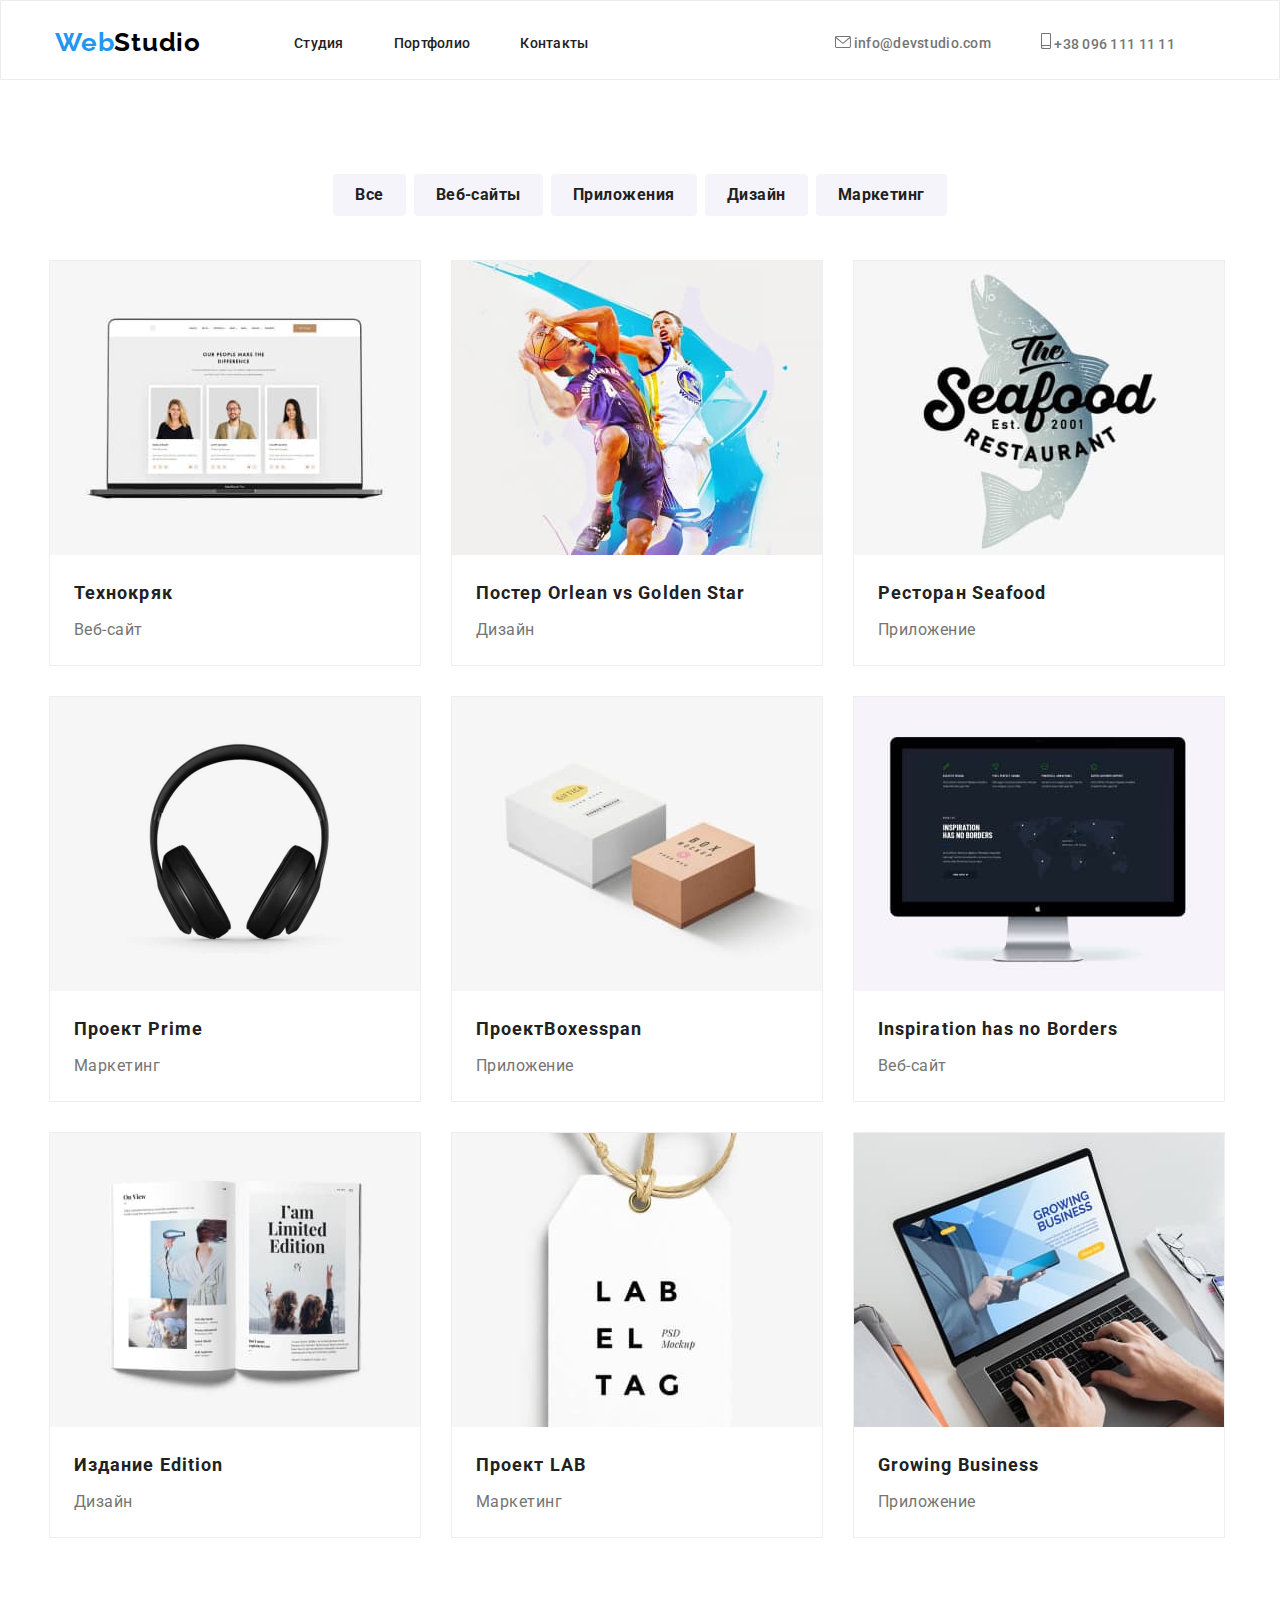
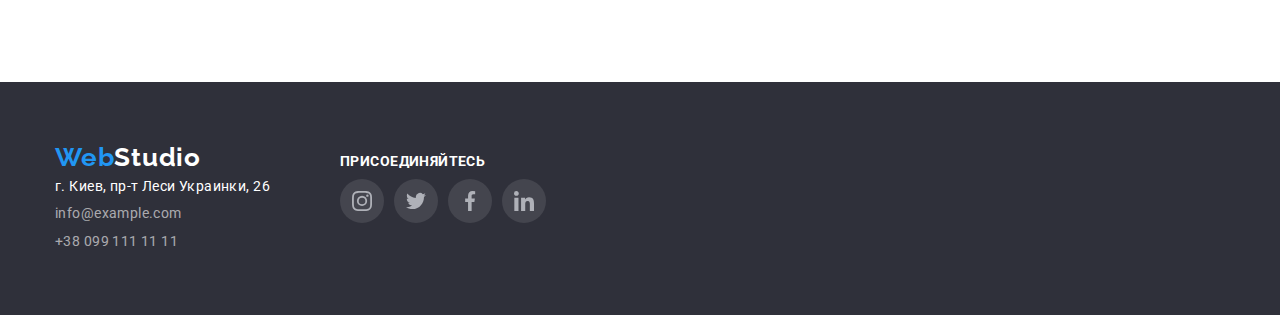
<file: portfolio.html>
<!DOCTYPE html>
<html lang="ru">

<head>
    <meta charset="UTF-8">
    <meta http-equiv="X-UA-Compatible" content="IE=edge">
    <meta name="viewport" content="width=device-width, initial-scale=1.0">
    <title>Document</title>
    <link rel="preconnect" href="https://fonts.googleapis.com">
    <link rel="preconnect" href="https://fonts.gstatic.com" crossorigin>
    <link href="https://fonts.googleapis.com/css2?family=Roboto:wght@400;500;700;900&display=swap" rel="stylesheet">
    <link rel="preconnect" href="https://fonts.googleapis.com">
    <link rel="preconnect" href="https://fonts.gstatic.com" crossorigin>
    <link
        href="https://fonts.googleapis.com/css2?family=Raleway:wght@700&family=Roboto:wght@400;500;700;900&display=swap"
        rel="stylesheet">
    <link rel="stylesheet"
        href="https://cdnjs.cloudflare.com/ajax/libs/modern-normalize/0.6.0/modern-normalize.min.css" />
    <link rel="stylesheet" href="./css/main.css" />
</head>

<body><!-- Шапка сайта -->
<header class="page-header">
    <div class="container main-nav">
        <a lang="en" class="site-nav-logo" href="WebStudio">Web<span>Studio</span></a>
        <nav>
            <ul class="site-nav list">
                <!--<li lang="en" class="nav-item site-nav-logo"><a href="WebStudio">Web<span>Studio</span></a></li>-->
                <li class="nav-item"><a href="./index.html" class="link">Студия</a></li>
                <li class="nav-item"><a href="./portfolio.html" class="link">Портфолио</a></li>
                <li class="nav-item"><a href="Контакты" class="link">Контакты</a></li>
            </ul>
        </nav>
        <ul class="link-items list">
            <li class="nav-link-item" lang="en">
                <a href="mailto:info@devstudio.com" class="current">
                    <svg class="icon-envelope" width="16" height="12">
                        <use href="./images/icons.svg#icon-envelope"></use>
                    </svg>
                    info@devstudio.com
                    <!--./images/icons.svgs#icon-smartphone-->
                </a>

            </li>
            <li class="nav-link-item">
                <a href="tel:+380961111111" class="current"><svg class="icon-smartphone" width="10" height="16">
                        <use href="./images/icons.svg#icon-smartphone"></use>
                    </svg>
                    +38 096 111 11 11

                </a>

            </li>
        </ul>
    </div>
</header>
   
    <main>

        <!--Наше портфолио  -->
        <section class="section portfolio">
            <div class="container ">
                <h2 class="visually-hidden">Наше портфолио</h2>
                <ul class="portfolio-list list">
                    <li class="portfolio-list-item"><button class="portfolio-button" type="button">Все</button></li>
                    <li class="portfolio-list-item"><button class="portfolio-button" type="button">Веб-сайты</button>
                    </li>
                    <li class="portfolio-list-item"><button class="portfolio-button" type="button">Приложения</button>
                    </li>
                    <li class="portfolio-list-item"><button class="portfolio-button" type="button">Дизайн</button></li>
                    <li class="portfolio-list-item"><button class="portfolio-button" type="button">Маркетинг</button>
                    </li>
                </ul>
                <ul class="portfolio-img list">
                    <li class="portfolio-img-item">
                        <a>
                            <img src="./images/portfolio/img-portfolio1.jpg" alt="Технокряк" width="370" height="294" />
                            <div class="portfolio-text">
                                <h3>Технокряк </h3>
                                <p>Веб-сайт</p>
                               <!-- <p>Lorem ipsum dolor sit amet consectetur adipisicing elit.</p>-->
                            </div>
                        </a>
                    </li>

                    <li class="portfolio-img-item">
                        <img src="./images/portfolio/img-portfolio2.jpg" alt="Постер New Orlean vs Golden Star"
                            width="370" height="294" />
                        <div class="portfolio-text">
                            <h3>Постер <span lang="en">Orlean vs Golden Star</span></h3>
                            <p>Дизайн</p>
                        </div>
                    </li>
                    <li class="portfolio-img-item">
                        <img src="./images/portfolio/img-portfolio3.jpg" alt="Ресторан Seafood" width="370"
                            height="294" />
                        <div class="portfolio-text">
                            <h3>Ресторан <span lang="en">Seafood</span></h3>
                            <p>Приложение</p>
                        </div>
                    </li>
                    <li class="portfolio-img-item">
                        <img src="./images/portfolio/img-portfolio4.jpg" alt="Проект Prime" width="370" height="294" />
                        <div class="portfolio-text">
                            <h3>Проект <span lang="en">Prime</span></h3>
                            <p>Маркетинг</p>
                        </div>
                    </li>
                    <li class="portfolio-img-item">
                        <img src="./images/portfolio/img-portfolio5.jpg" alt="Проект Boxes" width="370" height="294" />
                        <div class="portfolio-text">
                            <h3>Проект<span lang="en">Boxes</span>span</h3>
                            <p>Приложение</p>
                        </div>
                    </li>
                    <li class="portfolio-img-item">
                        <img src="./images/portfolio/img-portfolio6.jpg" alt="Inspiration has no Borders" width="370"
                            height="294" />
                        <div class="portfolio-text">
                            <h3 lang="en">Inspiration has no Borders</h3>
                            <p>Веб-сайт</p>
                        </div>
                    </li>
                    <li class="portfolio-img-item">
                        <img src="./images/portfolio/img-portfolio7.jpg" alt="Издание Limited Edition" width="370"
                            height="294" />
                        <div class="portfolio-text">
                            <h3>Издание <span lang="en">Edition</span> </h3>
                            <p>Дизайн</p>
                        </div>
                    </li>
                    <li class="portfolio-img-item">
                        <img src="./images/portfolio/img-portfolio8.jpg" alt="Проект LAB" width="370" height="294" />
                        <div class="portfolio-text">
                            <h3>Проект <span lang="en">LAB</span></h3>
                            <p>Маркетинг</p>
                        </div>
                    </li>
                    <li class="portfolio-img-item">
                        <img src="./images/portfolio/img-portfolio9.jpg" alt="Growing Business" width="370"
                            height="294" />
                        <div class="portfolio-text">
                            <h3 lang="en">Growing Business</h3>
                            <p>Приложение</p>
                        </div>
                    </li>

                </ul>
            </div>
        </section>
    </main>
    <!-- Футер -->
    <footer class="bottom">
        <div class="container container-futer">
            <div class="bottom-futer">
                <a lang="en" class="bottom-logo" href="WebStudio" class="link">Web<span>Studio</span></a>
                <ul class="bottom-list link list">
                    <!--<li lang="en" class="bottom-logo"><a href="WebStudio" class="link">Web<span>Studio</span></a></li>-->
                    <li>
                        <address>
                            г. Киев, пр-т Леси Украинки, 26
                        </address>
                    </li>
                    <li lang="en"><a href="mailto:info@example.com" class="link-bottom link">info@example.com</a></li>
                    <li><a href="tel:+380991111111" class="link-bottom link">+38 099 111 11 11</a></li>
                </ul>
            </div>
            <div class="icons-futer">
                <h2>ПРИСОЕДИНЯЙТЕСЬ</h2>
    
                <ul class="masters-socials masters-socials-futer list socials-list">
                    <li class="socials-item socials-item-futer">
                        <a href="" class="socials-link socials-link-futer link">
                            <svg class="socials-icon" width="20" height="20">
                                <use href="./images/icons.svg#icon-instagram"></use>
                            </svg>
                        </a>
                    </li>
                    <li class="socials-item socials-item-futer">
                        <a href="" class="socials-link socials-link-futer link">
                            <svg class="socials-icon" width="20" height="20">
                                <use href="./images/icons.svg#icon-twitter"></use>
                            </svg>
                        </a>
                    </li>
                    <li class="socials-item socials-item-futer">
                        <a href="" class="socials-link socials-link-futer link">
                            <svg class="socials-icon" width="20" height="20">
                                <use href="./images/icons.svg#icon-facebook"></use>
                            </svg>
                        </a>
                    </li>
                    <li class="socials-item socials-item-futer">
                        <a href="" class="socials-link socials-link-futer link">
                            <svg class="socials-icon" width="20" height="20">
                                <use href="./images/icons.svg#icon-linkedin"></use>
                            </svg>
                        </a>
                    </li>
                </ul>
            </div>
        </div>
    </footer>


</body>

</html>
</file>
<file: css/main.css>
/* цвет основного текста #757575 */
/* вторичный цвет текста #212121 ; */
/* белый #e5e5e5  */
/* акцент #2196f3 */
/* вторичный цвет фона #ffffff; */

:root {
  --primary-text-color: #757575;
  --title-text-color: #212121;
  --accent-color: #2196f3;

  --primary-white-color: #ffffff;
  --secondary-bg-color: #ffffff;
}

body {
  background-color: var(--primary-white-color);
  color: var(--primary-text-color);

  font-family: Roboto, sans-serif;
  font-size: 14px;
  font-style: normal;
  font-weight: 400;
  line-height: 2;
}
h1,
h2,
h3,
h4,
h5,
h6,
p {
  margin: 0;
}
ul,
ol {
  list-style: none;
  padding: 0;
  margin: 0;
}
img {
  display: block;
}
.section {
  padding: 94px 0;
}
.container {
  width: 1200px;
  padding-left: 15px;
  padding-right: 15px;
  margin-right: auto;
  margin-left: auto;
}
.btn {
  display: block;
  font-weight: 500;
  font-size: 16px;
  line-height: 1.25;
  text-align: center;
  color: var(--secondary-text-color);
  background: #4985ff;
  box-shadow: 0px 0px 10px rgba(111, 111, 111, 0.25);
  border-radius: 30px;
  width: 200px;
  height: 45px;
  border-color: transparent;
  cursor: pointer;
}
.btn:hover,
.btn:focus {
  border-color: var(--accent-color);
  background-color: transparent;
}

h2 {
  color: var(--title-text-color);

  font-weight: 700;
  font-size: 36px;
  line-height: 1.17;
  letter-spacing: 0.03em;
}
h3 {
  color: var(--title-text-color);

  font-weight: 700;
  font-size: 14px;
  line-height: 1.14;
  letter-spacing: 0.03em;
}
.list {
  list-style: none;
}
.link {
  text-decoration: none;
}
a {
  text-decoration: none;
}
.visually-hidden {
  position: absolute;
  width: 1px;
  height: 1px;
  margin: -1px;
  border: 0;
  padding: 0;
  white-space: nowrap;
  clip-path: inset(100%);
  clip: rect(0 0 0 0);
  overflow: hidden;
}
/*  Шапка Site nav */
.page-header {
  border: 1px solid #ececec;
  /*width: 1200px;*/
  height: 80px;
}
.main-nav {
  display: flex;
  align-items: center;
  /* width: 1200px;*/

  /*padding-left: 15px;
  padding-right: 15px;*/
}
.site-nav {
  display: flex;
  align-items: center;
  /*padding-top: 32px;
  padding-bottom: 32px;*/
}
.site-nav .nav-item:not(:last-child) {
  margin-right: 50px;
}
.link-items {
  display: flex;
  align-items: center;
  margin-left: auto;
}
.link-items:not(:last-child) {
  margin-right: 50px;
}
.site-nav-logo {
  margin-right: 93px;
  font-family: Raleway, sans-serif;
  font-weight: 700;
  font-size: 26px;
  line-height: 1.19;
  /* identical to box height */
  letter-spacing: 0.03em;
  color: #2196f3;
}
.site-nav-logo a {
  color: #2196f3;
}
.site-nav-logo span {
  font-family: Raleway, sans-serif;
  font-weight: 700;
  font-size: 26px;
  line-height: 1.19;
  /* identical to box height */

  letter-spacing: 0.03em;

  color: #000000;
}
.site-nav .link {
  display: block;
  padding-top: 32px;
  padding-bottom: 32px;

  color: var(--title-text-color);
  font-weight: 500;
  font-size: 14px;
  line-height: 1.17;
  letter-spacing: 0.02em;
  text-decoration: none;
}

.site-nav .link:hover,
.site-nav .link:focus {
  color: var(--accent-color);
}

.link-items .current {
  display: block;
  padding-top: 32px;
  padding-bottom: 32px;

  color: var(--primary-text-color);
  font-weight: 500;
  font-size: 14px;
  line-height: 1.17;
  letter-spacing: 0.02em;
  text-decoration: none;
  margin-right: 50px;
}
.link-items .current:not(:last-child) {
  margin-right: 50px;
}
.link-items .current:hover,
.link-items .current:focus {
  color: var(--accent-color);
  fill: var(--accent-color);
}

.link-items .current:hover use,
.link-items .current:focus use {
  color: var(--accent-color);
  fill: var(--accent-color);
}
.icon-envelope {
  background-color: #ffffff;
  fill: #757575;
}
.icon-envelope:hover,
.icon-envelope:focus {
  fill: var(--accent-color);
}
.icon-smartphone {
  fill: #757575;
}
.icon-smartphone:hover,
.icon-smartphone:focus {
  fill: var(--accent-color);
}
/* Hero */

.hero {
  text-align: center;
  padding: 200px 0;
  /*background-color: #2f303a;*/
  max-width: 1600px;
  margin: 0 auto;
  /* width: 1200px;*/
  background-image: linear-gradient(
      to right,
      rgba(47, 48, 58, 0.4),
      rgba(47, 48, 58, 0.4)
    ),
    url("../images/img1.jpg");

  background-repeat: no-repeat;
  background-position: center;
  background-size: cover;
}

.title {
  margin-top: 0;
  margin-bottom: 40px;

  color: #ffffff;
  font-weight: 900;
  font-size: 44px;
  line-height: 1.36;

  text-align: center;
  letter-spacing: 0.06em;
  text-transform: uppercase;
}
.button {
  color: #ffffff;
  background-color: #2196f3;
  font-weight: 700;
  font-size: 16px;
  padding: 10px 32px;
  border-radius: 4px;
  border: none;
  box-shadow: 0px 4px 4px rgba(0, 0, 0, 0.15);
  line-height: 1.88;
}
.button:hover,
.button:focus {
  background-color: #188ce8;
  cursor: pointer;
}
/* преимущества*/
.benefits h2 {
  text-align: center;
}

.text-benefits-list {
  display: flex;

  /*margin-top: 94px;
  margin-bottom: 94px;*/
}
.text-benefits-text:not(:last-child) {
  margin-right: 32px;
}
.text-benefits-text h3 {
  margin-bottom: 10px;
  text-transform: uppercase;
}
.text-benefits p {
  font-size: 14px;
  line-height: 1.71;
  letter-spacing: 0.03em;
}
/*.socials-icon-benefits {
    width: 70px;
  height: 70px;
}*/
.text-benefits-text svg {
  /*width: 270px;
  height: 120px;*/
  /*background: rgba(245, 244, 250, 1);*/
}
.text-benefits-icon {
  /*position: absolute;*/
  width: 270px;
  height: 120px;
  left: 215px;
  top: 774px;

  background: #f5f4fa;
  border-radius: 4px;
  padding: 25px 100px 25px 100px;
  margin-bottom: 30px;
}

/*Чем мы занимаемся*/
.work-section {
  padding-top: 0;
}
.img h2 {
  text-align: center;
  margin-bottom: 50px;
}

.list-img {
  display: flex;
  /*margin-bottom: 94px;*/
}
.list-img li:not(:last-child) {
  margin-right: 32px;
}

/* Сотрудники */

.positions {
  background: #f5f4fa;
}
.positions h2 {
  text-align: center;
  margin-bottom: 50px;
}
.position-list {
  display: flex;
  /*padding-bottom: 94px;*/
  /* margin-bottom: 94px;*/
  /*height: 368px;*/
  /*width: 270px;
  background-color: #ffffff;*/
  border-radius: 4px;
  /*/box-shadow: 0 0 4px 0 black;*/
}
.position-list-img:not(:last-child) {
  margin-right: 30px;
}
.position-list-img {
  text-align: center;
}
.position-list-text {
  height: 168px;
  /* margin-top: 30px;*/
  /* margin-bottom: 30px;*/
  padding-top: 30px;
  padding-bottom: 30px;
  background-color: #ffffff;
  border-radius: 0 0 4px 4px;
  box-shadow: 0px 1px 3px rgba(0, 0, 0, 0.12), 0px 1px 1px rgba(0, 0, 0, 0.14),
    0px 2px 1px rgba(0, 0, 0, 0.2);
}
.position-list-text h3 {
  font-size: 16px;
}

.position-list p {
  font-size: 16px;
  line-height: 1.19;
  text-align: center;
  margin-bottom: 16px;
}
.masters-socials {
  display: flex;
  justify-content: center;
}
.socials-item {
  width: 44px;
  height: 44px;
}
.socials-item :not(:last-child) {
  margin-right: 10px;
}
.socials-link {
  width: 100%;
  height: 100%;
  display: flex;
  align-items: center;
  justify-content: center;
  border-radius: 50%;
  background-color: #ffffff;
}
.socials-icon {
  fill: #afb1b8;
}
.socials-link:hover,
.socials-link:focus {
  background-color: #2196f3;
  fill: #ffffff;
}
.socials-link:hover use,
.socials-link:focus use {
  background-color: #2196f3;
  fill: #ffffff;
}
.socials-icon:hover,
.socials-icon:focus {
  fill: #ffffff;
}

/* постоянные клиенты*/
.client-section-container {
  text-align: center;
}
.client-section-container h2 {
  margin-bottom: 50px;
}

.masters-client {
  display: flex;
  justify-content: center;
}
.client-item {
  width: 170px;
  height: 92px;
  border-radius: 4px;
  border: 1px solid rgba(175, 177, 184, 1);
}
.client-link {
  width: 100%;
  height: 100%;
}
.client-item:not(:last-child) {
  margin-right: 30px;
}
.client-icon {
  margin: 16px 32px 16px 32px;
  fill: #afb1b8;
}

.client-icon:hover,
.client-icon:focus {
  fill: #2196f3;
  /*background-color: blue;*/
}
.client-item:hover,
.client-item:focus {
  fill: #2196f3;
  border: 1px solid rgba(33, 150, 243, 1);
  /*background-color: blue;*/
}
.client-link:hover,
.client-link:focus {
  /*background-color: #2196f3;*/
  fill: #2196f3;
}
.client-link:hover use,
.client-link:focus use {
  /*background-color: #2196f3;*/
  fill: #2196f3;
}

/* Футер */
footer {
  background-color: #2f303a;
  padding-top: 60px;
  padding-bottom: 60px;
}
.bottom .container {
  display: flex;
  background-color: #2f303a;
  margin-top: 0px;
  align-items: baseline;
}

.bottom-futer {
  display: block;
  display: table-cell;
  margin-top: 0px;
  align-content: center;
  align-items: baseline;
  /*margin-right: 70px;*/
}
.bottom-list {
  display: block;
  display: table-cell;
  margin-top: 0px;
  align-content: center;
  /* align-items: baseline;*/
  /*margin-right: 70px;*/
}
.link-bottom {
  color: rgba(255, 255, 255, 0.6);
  font-size: 14px;
  line-height: 1.71;
  letter-spacing: 0.03em;
}
.link-bottom:hover,
.link-bottom:focus {
  color: var(--accent-color);
}
.bottom address {
  font-style: normal;
  font-size: 14px;
  line-height: 1.71;

  letter-spacing: 0.03em;

  color: #ffffff;
}

.bottom-logo {
  font-family: Raleway, sans-serif;
  font-weight: 700;
  font-size: 26px;
  line-height: 1.19;
  /* identical to box height */

  letter-spacing: 0.03em;

  color: #2196f3;
  margin-bottom: 20px;
}
.bottom-logo a {
  color: #2196f3;
}
.bottom-logo span {
  font-family: Raleway, sans-serif;
  font-weight: 700;
  font-size: 26px;
  line-height: 1.19;
  /* identical to box height */

  letter-spacing: 0.03em;

  color: #ffffff;
}
.socials-link-futer {
  background: rgba(255, 255, 255, 0.1);
}
.icons-futer {
  display: block;
  display: table-cell;
  margin-top: 0px;
  align-content: center;
  /*display: flex;
     justify-content: center;
     align-items: center;
     display: block;*/
  /* width: 206px;*/
  height: 80px;
  margin-right: 70px;
  margin-left: 70px;
}
.icons-futer h2 {
  font-family: Roboto;
  font-size: 14px;
  font-style: normal;
  font-weight: 700;
  line-height: 16px;
  letter-spacing: 0.03em;
  text-align: left;
  color: #ffffff;
  padding-bottom: 10px;
}

.socials-item-futer:not(:last-child) {
  margin-right: 10px;
}
.masters-socials-futer {
  margin-left: 0px;
}

/* Наше портфолио */
.portfolio {
  background-color: #ffffff;
}
.portfolio-button {
  border: none;
}

.portfolio .container {
  /*display: flex;
  flex-wrap: wrap;*/
  /*justify-content: space-between;*/
  margin-bottom: 50px;
}
.portfolio-list {
  display: flex;
  justify-content: center;
  /*margin-top: 94px;*/
  margin-bottom: 50px;
  /* width: 1200px;*/
}
.portfolio-list-item:not(:last-child) {
  margin-right: 8px;
  /*justify-content: center;*/
}
.portfolio-list-item {
  display: block;
  justify-content: center;
}
.portfolio-img {
  display: flex;
  flex-wrap: wrap;
  margin-top: -36px;
  margin-left: -36px;
}
/*.portfolio-img li  {
  flex-basis: calc((100%-270px) / 9);
  margin-top: 30px;
  margin-left: 30px;
} */
.portfolio-img-item {
  flex-basis: calc(100% / 3 - 32px);
  margin-top: 30px;
  margin-left: 30px;
  border: 1px solid rgba(238, 238, 238, 1);
}

.portfolio-text {
  /*height: 90px;*/
  width: 322px;
  padding-top: 20px;
  padding-bottom: 20px;
  padding-right: 24px;
  padding-left: 24px;
  /*margin-top: 20px;
  margin-bottom: 20px;
  margin-right: 24px;
  margin-left: 24px;*/
  /*border: 1px solid rgba(238, 238, 238, 1);*/
}
.portfolio-img h3 {
  font-style: normal;
  font-weight: 700;
  line-height: 36px;
  letter-spacing: 0.06em;
  text-align: left;
  font-size: 18px;
  width: 322px;
  height: 36px;
  margin-bottom: 4px;
  /*text-align: center;*/
}
.portfolio-text p {
  font-size: 16px;
  font-style: normal;
  font-weight: 400;
  line-height: 30px;
  letter-spacing: 0.03em;
  text-align: left;
  width: 322px;
  height: 30px;
}
.portfolio-button {
  color: #212121;
  background-color: #f5f4fa;
  font-style: normal;
  font-weight: 500;
  font-size: 16px;
  line-height: 1.62;
  /* identical to box height, or 162% */

  text-align: center;
  letter-spacing: 0.03em;
  border-radius: 4px;
  padding: 6px 22px;
}
.portfolio-button:hover,
.portfolio-button:focus {
  color: #ffffff;
  background-color: #2196f3;
}

.portfolio-button {
  color: var(--title-text-color);

  font-weight: 700;
  font-size: 18px;
  line-height: 2;
  /* identical to box height, or 200% */

  letter-spacing: 0.06em;
}
.portfolio-button {
  font-size: 16px;
  line-height: 1.88;
  /* identical to box height, or 187% */

  letter-spacing: 0.03em;
}
.portfolio-img-item:hover,
.portfolio-img-item:focus {
  box-shadow: 0px 1px 3px rgba(0, 0, 0, 0.12), 0px 1px 1px rgba(0, 0, 0, 0.14),
    0px 2px 1px rgba(0, 0, 0, 0.2);
}
</file>
